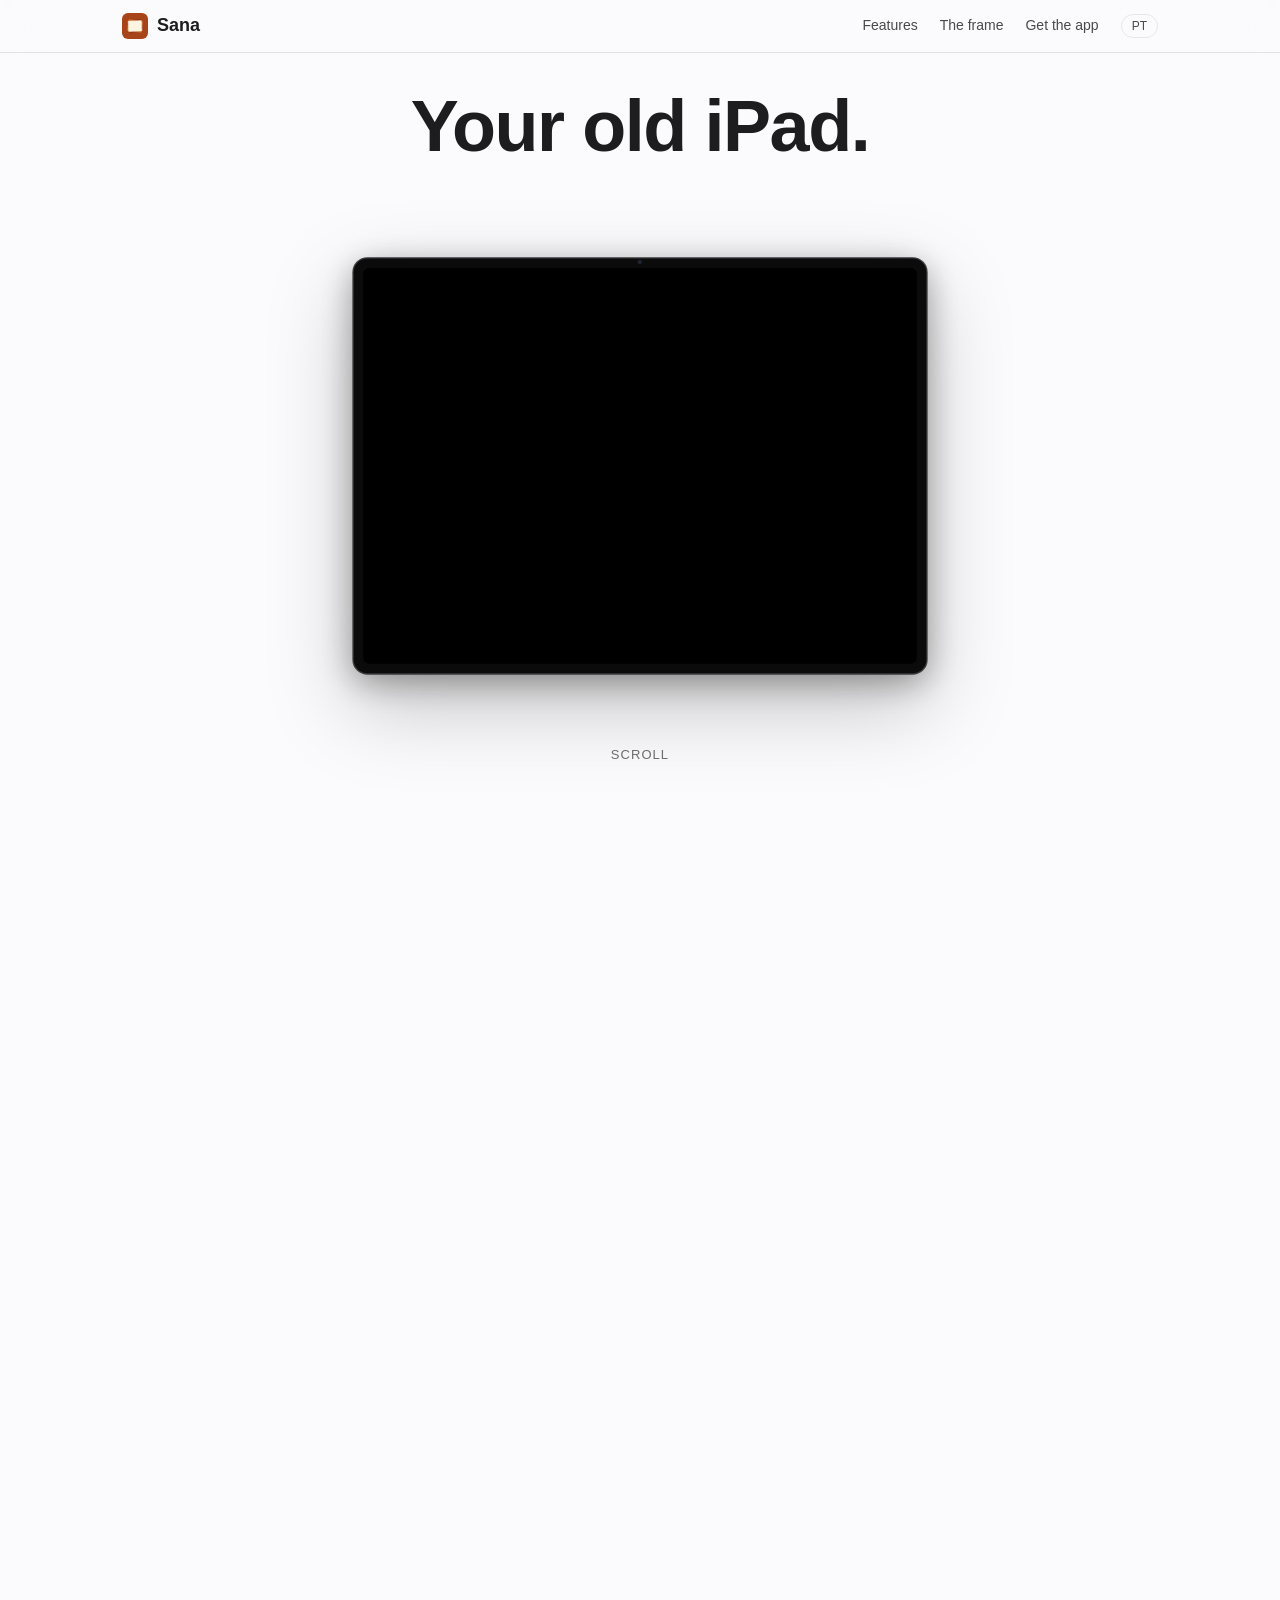
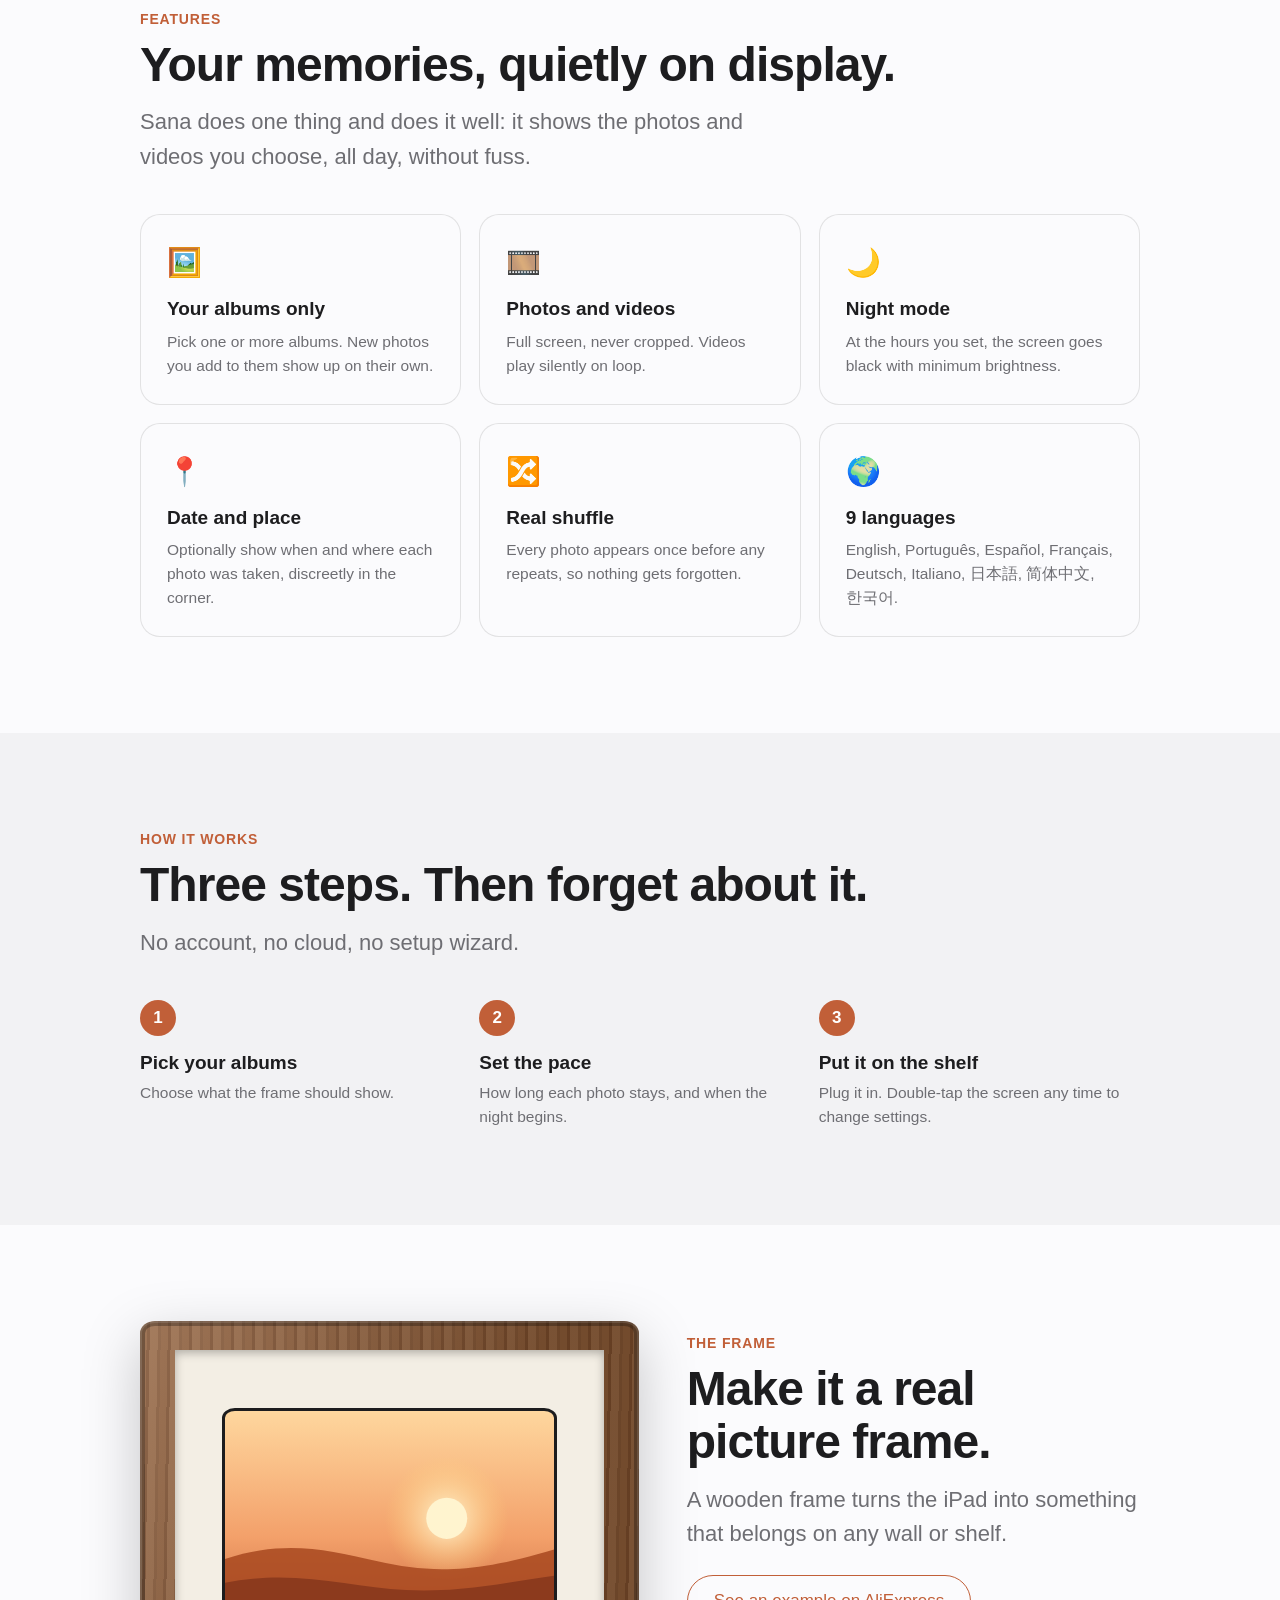
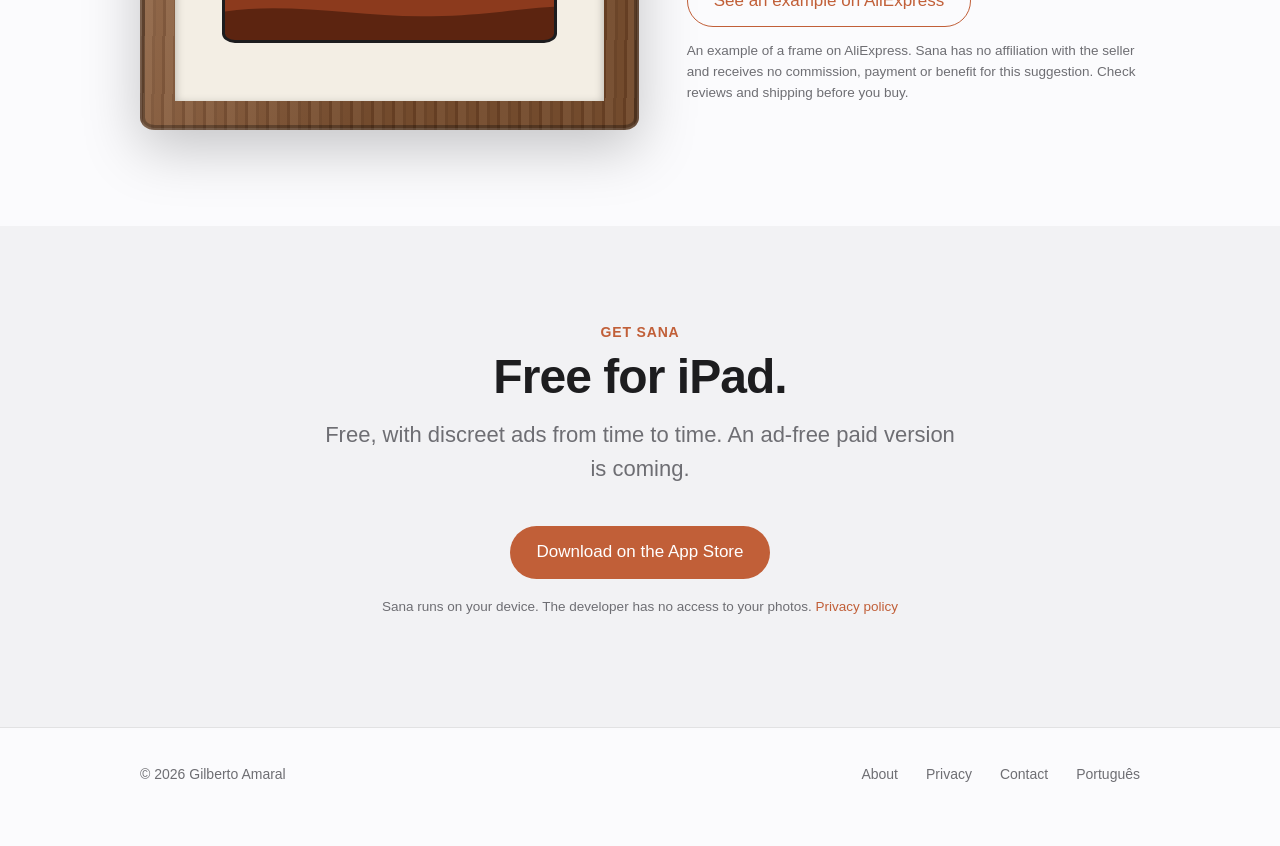
<file: index.html>
<!doctype html>
<html lang="en">
<head>
<meta charset="utf-8">
<meta name="viewport" content="width=device-width, initial-scale=1">
<title>Sana – Turn your old iPad into a digital picture frame</title>
<meta name="description" content="Sana turns an old iPad into a beautiful digital picture frame. Show the albums you choose, with night mode and full privacy. Available in 9 languages.">
<link rel="canonical" href="https://sana.werker.com.br/">
<link rel="alternate" hreflang="en" href="https://sana.werker.com.br/">
<link rel="alternate" hreflang="pt-BR" href="https://sana.werker.com.br/pt/">
<link rel="alternate" hreflang="x-default" href="https://sana.werker.com.br/">
<link rel="icon" href="icon.png">
<meta property="og:type" content="website">
<meta property="og:title" content="Sana – Turn your old iPad into a digital picture frame">
<meta property="og:description" content="Give your old iPad a second life. Shows the albums you choose, with night mode and full privacy.">
<meta property="og:url" content="https://sana.werker.com.br/">
<meta property="og:image" content="https://sana.werker.com.br/icon.png">
<meta name="twitter:card" content="summary">
<link rel="stylesheet" href="assets/style.css">
<script type="application/ld+json">
{"@context":"https://schema.org","@type":"SoftwareApplication","name":"Sana","alternateName":"Sana – Picture Frame","applicationCategory":"PhotographyApplication","operatingSystem":"iPadOS","description":"Sana turns an old iPad into a digital picture frame that shows the albums you choose, with night mode and full privacy.","inLanguage":["en","pt-BR","es","fr","de","it","ja","zh-Hans","ko"],"url":"https://sana.werker.com.br/","author":{"@type":"Person","name":"Gilberto Amaral"},"offers":{"@type":"Offer","price":"0","priceCurrency":"USD"}}
</script>
</head>
<body>

<header class="topbar"><div class="in">
  <a class="brand" href="./"><img src="icon.png" alt="" width="26" height="26">Sana</a>
  <nav aria-label="Main">
    <a class="hide-sm" href="#features">Features</a>
    <a class="hide-sm" href="#frame">The frame</a>
    <a href="#get">Get the app</a>
    <a class="lang" href="pt/" hreflang="pt-BR" lang="pt-BR">PT</a>
  </nav>
</div></header>

<main>
<section class="scene" id="scene" aria-label="From old iPad to picture frame">
  <div class="sticky">
    <h1 class="lines"><span class="a">Your old iPad.</span><span class="b">Now a <em>picture frame.</em></span></h1>
    <div class="stage" role="img" aria-label="An iPad showing a slideshow, inside a wooden picture frame">
      <div class="frame"></div>
      <div class="mat"></div>
      <div class="ipad"><div class="screen">
        <img class="slide" src="assets/slide-1.svg" alt="">
        <img class="slide" src="assets/slide-2.svg" alt="">
        <img class="slide" src="assets/slide-3.svg" alt="">
      </div></div>
    </div>
    <div class="scroll-hint" aria-hidden="true">Scroll</div>
  </div>
</section>

<section class="block" id="features">
  <div class="wrap">
    <p class="eyebrow">Features</p>
    <h2>Your memories, quietly on display.</h2>
    <p class="lead">Sana does one thing and does it well: it shows the photos and videos you choose, all day, without fuss.</p>
    <div class="grid">
      <div class="card"><span class="ico" aria-hidden="true">🖼️</span><h3>Your albums only</h3><p>Pick one or more albums. New photos you add to them show up on their own.</p></div>
      <div class="card"><span class="ico" aria-hidden="true">🎞️</span><h3>Photos and videos</h3><p>Full screen, never cropped. Videos play silently on loop.</p></div>
      <div class="card"><span class="ico" aria-hidden="true">🌙</span><h3>Night mode</h3><p>At the hours you set, the screen goes black with minimum brightness.</p></div>
      <div class="card"><span class="ico" aria-hidden="true">📍</span><h3>Date and place</h3><p>Optionally show when and where each photo was taken, discreetly in the corner.</p></div>
      <div class="card"><span class="ico" aria-hidden="true">🔀</span><h3>Real shuffle</h3><p>Every photo appears once before any repeats, so nothing gets forgotten.</p></div>
      <div class="card"><span class="ico" aria-hidden="true">🌍</span><h3>9 languages</h3><p>English, Português, Español, Français, Deutsch, Italiano, 日本語, 简体中文, 한국어.</p></div>
    </div>
  </div>
</section>

<section class="block alt">
  <div class="wrap">
    <p class="eyebrow">How it works</p>
    <h2>Three steps. Then forget about it.</h2>
    <p class="lead">No account, no cloud, no setup wizard.</p>
    <div class="steps">
      <div class="step"><h3>Pick your albums</h3><p>Choose what the frame should show.</p></div>
      <div class="step"><h3>Set the pace</h3><p>How long each photo stays, and when the night begins.</p></div>
      <div class="step"><h3>Put it on the shelf</h3><p>Plug it in. Double-tap the screen any time to change settings.</p></div>
    </div>
  </div>
</section>

<section class="block" id="frame">
  <div class="wrap split">
    <div class="woodcard" role="img" aria-label="A wooden picture frame holding a tablet"></div>
    <div>
      <p class="eyebrow">The frame</p>
      <h2>Make it a real picture frame.</h2>
      <p class="lead" style="margin-bottom:24px">A wooden frame turns the iPad into something that belongs on any wall or shelf.</p>
      <div style="display:flex;flex-wrap:wrap;gap:12px">
        <a class="btn ghost" href="https://pt.aliexpress.com/item/1005013532491918.html" target="_blank" rel="noopener noreferrer nofollow">See an example on AliExpress</a>
      </div>
      <p class="small" style="margin-top:14px">An example of a frame on AliExpress. Sana has no affiliation with the seller and receives no commission, payment or benefit for this suggestion. Check reviews and shipping before you buy.</p>
    </div>
  </div>
</section>

<section class="block alt cta" id="get">
  <div class="wrap">
    <p class="eyebrow">Get Sana</p>
    <h2>Free for iPad.</h2>
    <p class="lead" style="margin-left:auto;margin-right:auto">Free, with discreet ads from time to time. An ad-free paid version is coming.</p>
    <div class="row">
      <a class="btn primary" href="https://apps.apple.com/app/id6817953132">Download on the App Store</a>
    </div>
    <p class="small" style="margin-top:18px">Sana runs on your device. The developer has no access to your photos. <a href="privacy.html">Privacy policy</a></p>
  </div>
</section>
</main>

<footer><div class="wrap">
  <span class="grow">© 2026 Gilberto Amaral</span>
  <a href="about.html">About</a>
  <a href="privacy.html">Privacy</a>
  <a href="mailto:contato@amaral.pro">Contact</a>
  <a href="pt/" hreflang="pt-BR" lang="pt-BR">Português</a>
</div></footer>

<script src="assets/scene.js" defer></script>
</body>
</html>
</file>
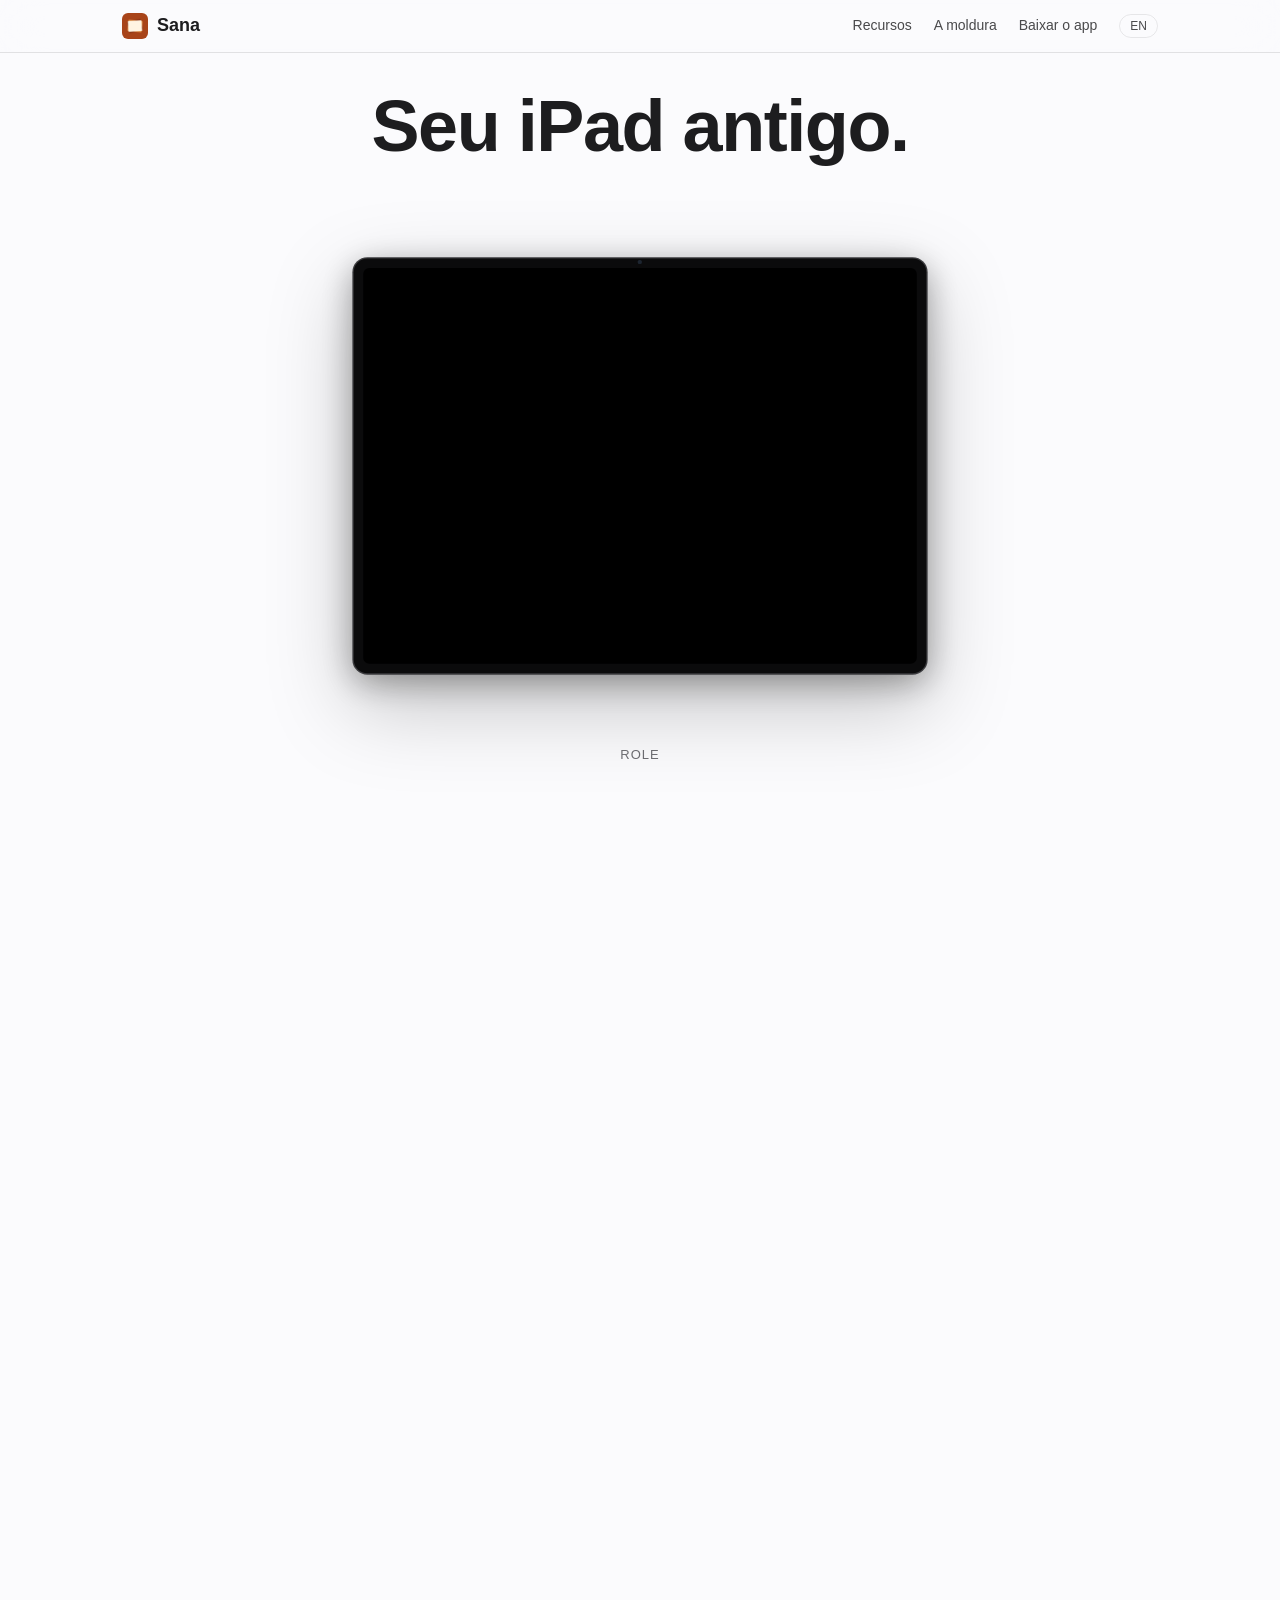
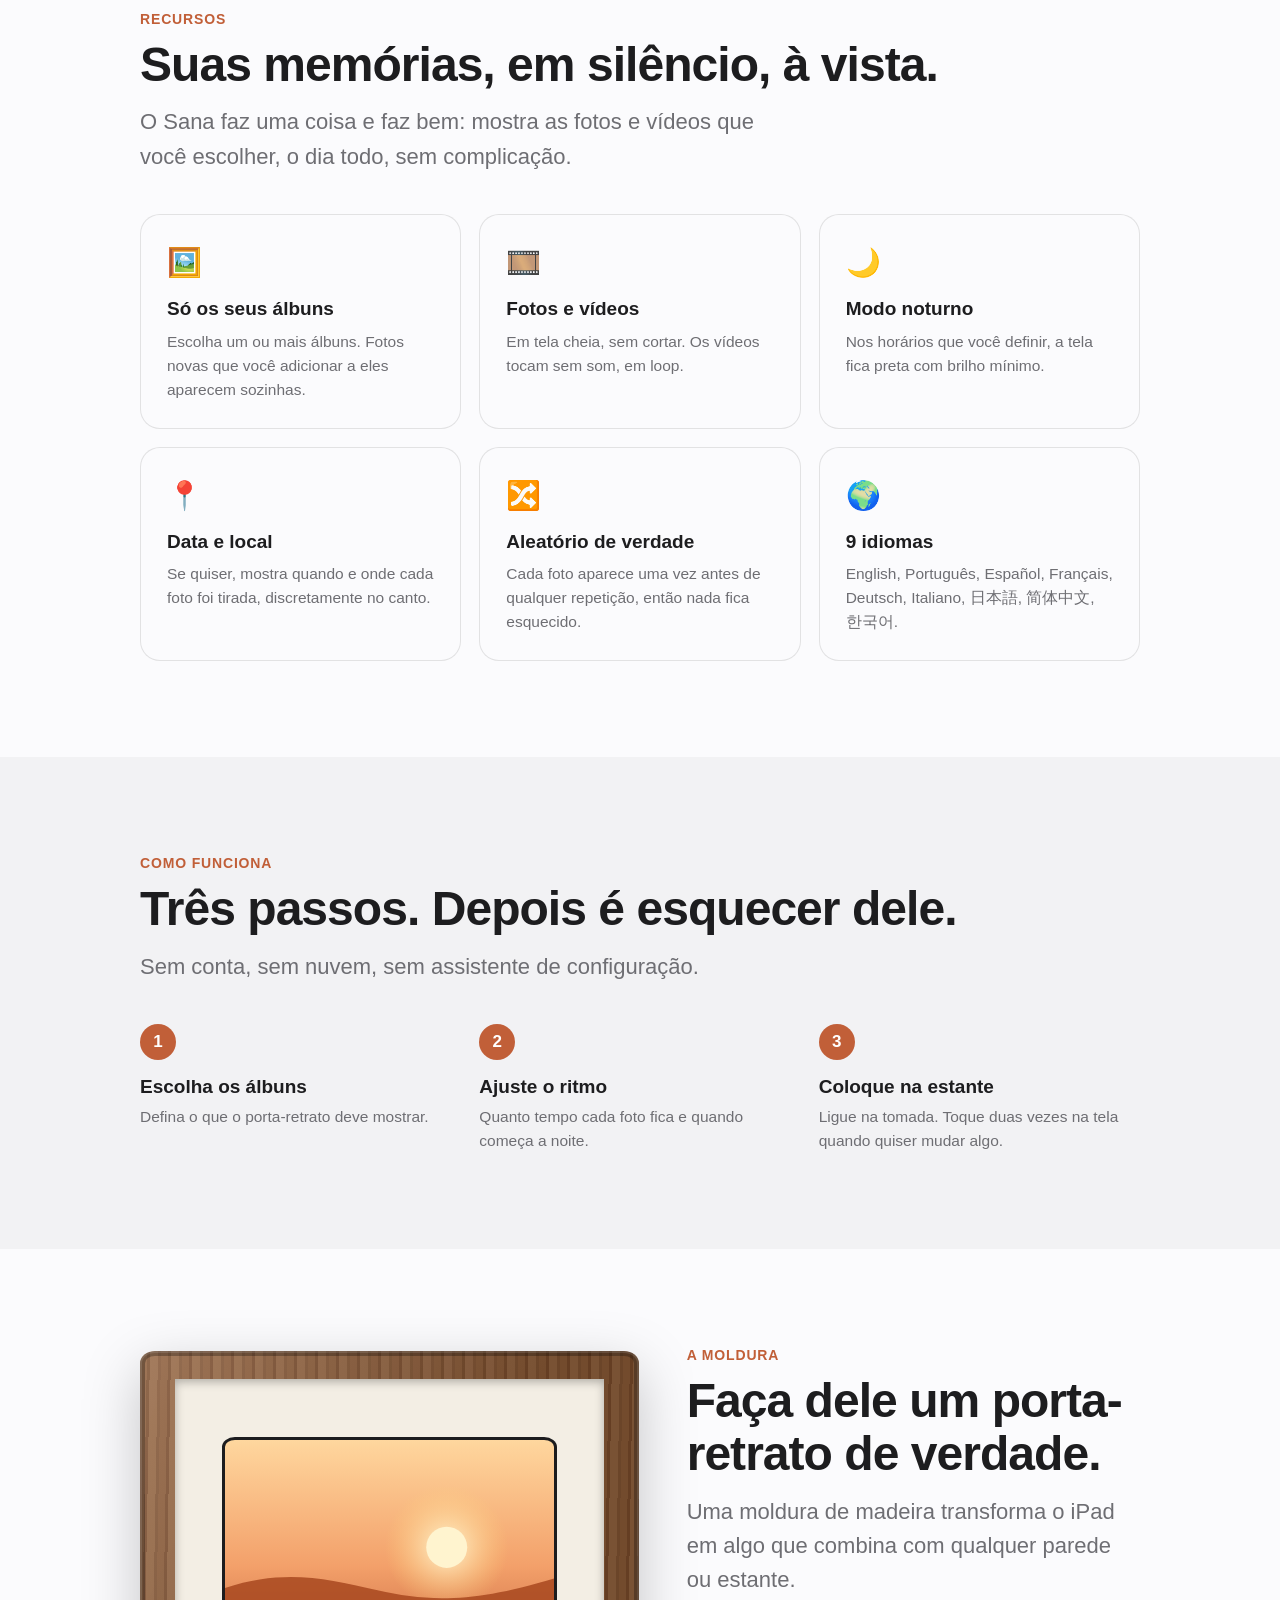
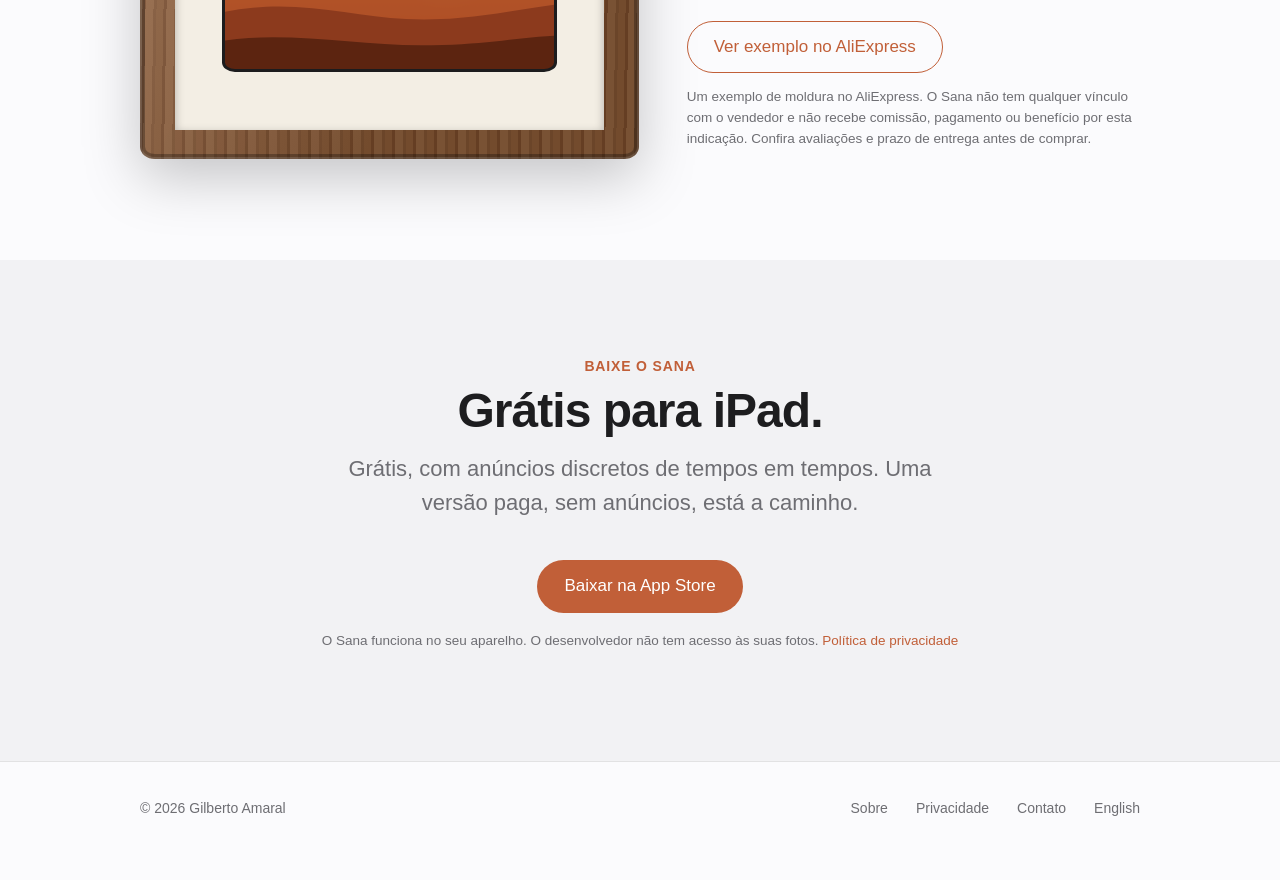
<file: pt/index.html>
<!doctype html>
<html lang="pt-BR">
<head>
<meta charset="utf-8">
<meta name="viewport" content="width=device-width, initial-scale=1">
<title>Sana – Transforme seu iPad antigo em um porta-retrato digital</title>
<meta name="description" content="O Sana transforma um iPad antigo em um lindo porta-retrato digital. Mostra os álbuns que você escolher, com modo noturno e total privacidade. Disponível em 9 idiomas.">
<link rel="canonical" href="https://sana.werker.com.br/pt/">
<link rel="alternate" hreflang="en" href="https://sana.werker.com.br/">
<link rel="alternate" hreflang="pt-BR" href="https://sana.werker.com.br/pt/">
<link rel="alternate" hreflang="x-default" href="https://sana.werker.com.br/">
<link rel="icon" href="../icon.png">
<meta property="og:type" content="website">
<meta property="og:title" content="Sana – Transforme seu iPad antigo em um porta-retrato digital">
<meta property="og:description" content="Dê uma segunda vida ao seu iPad antigo. Mostra os álbuns que você escolher, com modo noturno e total privacidade.">
<meta property="og:url" content="https://sana.werker.com.br/pt/">
<meta property="og:image" content="https://sana.werker.com.br/icon.png">
<meta name="twitter:card" content="summary">
<link rel="stylesheet" href="../assets/style.css">
<script type="application/ld+json">
{"@context":"https://schema.org","@type":"SoftwareApplication","name":"Sana","alternateName":"Sana – Porta-retrato","applicationCategory":"PhotographyApplication","operatingSystem":"iPadOS","description":"O Sana transforma um iPad antigo em um porta-retrato digital que mostra os álbuns que você escolher, com modo noturno e total privacidade.","inLanguage":["pt-BR","en","es","fr","de","it","ja","zh-Hans","ko"],"url":"https://sana.werker.com.br/pt/","author":{"@type":"Person","name":"Gilberto Amaral"},"offers":{"@type":"Offer","price":"0","priceCurrency":"BRL"}}
</script>
</head>
<body>

<header class="topbar"><div class="in">
  <a class="brand" href="./"><img src="../icon.png" alt="" width="26" height="26">Sana</a>
  <nav aria-label="Principal">
    <a class="hide-sm" href="#features">Recursos</a>
    <a class="hide-sm" href="#frame">A moldura</a>
    <a href="#get">Baixar o app</a>
    <a class="lang" href="../" hreflang="en" lang="en">EN</a>
  </nav>
</div></header>

<main>
<section class="scene" id="scene" aria-label="De iPad antigo a porta-retrato">
  <div class="sticky">
    <h1 class="lines"><span class="a">Seu iPad antigo.</span><span class="b">Agora um <em>porta-retrato.</em></span></h1>
    <div class="stage" role="img" aria-label="Um iPad exibindo uma apresentação de fotos, dentro de uma moldura de madeira">
      <div class="frame"></div>
      <div class="mat"></div>
      <div class="ipad"><div class="screen">
        <img class="slide" src="../assets/slide-1.svg" alt="">
        <img class="slide" src="../assets/slide-2.svg" alt="">
        <img class="slide" src="../assets/slide-3.svg" alt="">
      </div></div>
    </div>
    <div class="scroll-hint" aria-hidden="true">Role</div>
  </div>
</section>

<section class="block" id="features">
  <div class="wrap">
    <p class="eyebrow">Recursos</p>
    <h2>Suas memórias, em silêncio, à vista.</h2>
    <p class="lead">O Sana faz uma coisa e faz bem: mostra as fotos e vídeos que você escolher, o dia todo, sem complicação.</p>
    <div class="grid">
      <div class="card"><span class="ico" aria-hidden="true">🖼️</span><h3>Só os seus álbuns</h3><p>Escolha um ou mais álbuns. Fotos novas que você adicionar a eles aparecem sozinhas.</p></div>
      <div class="card"><span class="ico" aria-hidden="true">🎞️</span><h3>Fotos e vídeos</h3><p>Em tela cheia, sem cortar. Os vídeos tocam sem som, em loop.</p></div>
      <div class="card"><span class="ico" aria-hidden="true">🌙</span><h3>Modo noturno</h3><p>Nos horários que você definir, a tela fica preta com brilho mínimo.</p></div>
      <div class="card"><span class="ico" aria-hidden="true">📍</span><h3>Data e local</h3><p>Se quiser, mostra quando e onde cada foto foi tirada, discretamente no canto.</p></div>
      <div class="card"><span class="ico" aria-hidden="true">🔀</span><h3>Aleatório de verdade</h3><p>Cada foto aparece uma vez antes de qualquer repetição, então nada fica esquecido.</p></div>
      <div class="card"><span class="ico" aria-hidden="true">🌍</span><h3>9 idiomas</h3><p>English, Português, Español, Français, Deutsch, Italiano, 日本語, 简体中文, 한국어.</p></div>
    </div>
  </div>
</section>

<section class="block alt">
  <div class="wrap">
    <p class="eyebrow">Como funciona</p>
    <h2>Três passos. Depois é esquecer dele.</h2>
    <p class="lead">Sem conta, sem nuvem, sem assistente de configuração.</p>
    <div class="steps">
      <div class="step"><h3>Escolha os álbuns</h3><p>Defina o que o porta-retrato deve mostrar.</p></div>
      <div class="step"><h3>Ajuste o ritmo</h3><p>Quanto tempo cada foto fica e quando começa a noite.</p></div>
      <div class="step"><h3>Coloque na estante</h3><p>Ligue na tomada. Toque duas vezes na tela quando quiser mudar algo.</p></div>
    </div>
  </div>
</section>

<section class="block" id="frame">
  <div class="wrap split">
    <div class="woodcard" role="img" aria-label="Uma moldura de madeira com um tablet"></div>
    <div>
      <p class="eyebrow">A moldura</p>
      <h2>Faça dele um porta-retrato de verdade.</h2>
      <p class="lead" style="margin-bottom:24px">Uma moldura de madeira transforma o iPad em algo que combina com qualquer parede ou estante.</p>
      <div style="display:flex;flex-wrap:wrap;gap:12px">
        <a class="btn ghost" href="https://pt.aliexpress.com/item/1005013532491918.html" target="_blank" rel="noopener noreferrer nofollow">Ver exemplo no AliExpress</a>
      </div>
      <p class="small" style="margin-top:14px">Um exemplo de moldura no AliExpress. O Sana não tem qualquer vínculo com o vendedor e não recebe comissão, pagamento ou benefício por esta indicação. Confira avaliações e prazo de entrega antes de comprar.</p>
    </div>
  </div>
</section>

<section class="block alt cta" id="get">
  <div class="wrap">
    <p class="eyebrow">Baixe o Sana</p>
    <h2>Grátis para iPad.</h2>
    <p class="lead" style="margin-left:auto;margin-right:auto">Grátis, com anúncios discretos de tempos em tempos. Uma versão paga, sem anúncios, está a caminho.</p>
    <div class="row">
      <a class="btn primary" href="https://apps.apple.com/app/id6817953132">Baixar na App Store</a>
    </div>
    <p class="small" style="margin-top:18px">O Sana funciona no seu aparelho. O desenvolvedor não tem acesso às suas fotos. <a href="../privacy.html#pt">Política de privacidade</a></p>
  </div>
</section>
</main>

<footer><div class="wrap">
  <span class="grow">© 2026 Gilberto Amaral</span>
  <a href="about.html">Sobre</a>
  <a href="../privacy.html#pt">Privacidade</a>
  <a href="mailto:contato@amaral.pro">Contato</a>
  <a href="../" hreflang="en" lang="en">English</a>
</div></footer>

<script src="../assets/scene.js" defer></script>
</body>
</html>
</file>
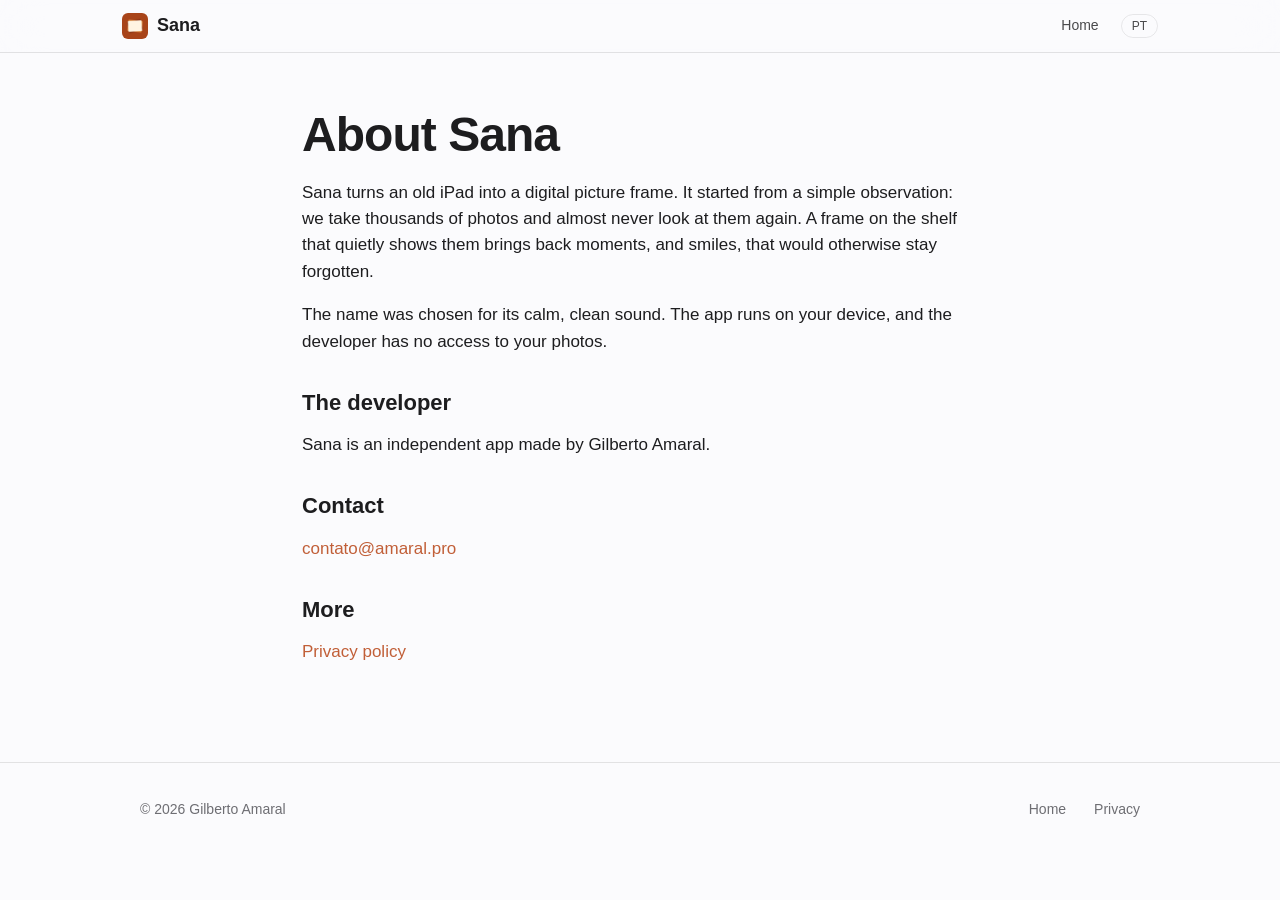
<file: about.html>
<!doctype html>
<html lang="en">
<head>
<meta charset="utf-8">
<meta name="viewport" content="width=device-width, initial-scale=1">
<title>About Sana – Picture Frame for iPad</title>
<meta name="description" content="About Sana, a digital picture frame app for iPad, and the developer behind it.">
<link rel="canonical" href="https://sana.werker.com.br/about.html">
<link rel="alternate" hreflang="en" href="https://sana.werker.com.br/about.html">
<link rel="alternate" hreflang="pt-BR" href="https://sana.werker.com.br/pt/about.html">
<link rel="icon" href="icon.png">
<link rel="stylesheet" href="assets/style.css">
</head>
<body>
<header class="topbar"><div class="in">
  <a class="brand" href="./"><img src="icon.png" alt="" width="26" height="26">Sana</a>
  <nav aria-label="Main"><a href="./">Home</a><a class="lang" href="pt/about.html" hreflang="pt-BR" lang="pt-BR">PT</a></nav>
</div></header>
<main class="page">
  <h1>About Sana</h1>
  <p>Sana turns an old iPad into a digital picture frame. It started from a simple observation: we take thousands of photos and almost never look at them again. A frame on the shelf that quietly shows them brings back moments, and smiles, that would otherwise stay forgotten.</p>
  <p>The name was chosen for its calm, clean sound. The app runs on your device, and the developer has no access to your photos.</p>
  <h2>The developer</h2>
  <p>Sana is an independent app made by Gilberto Amaral.</p>
  <h2>Contact</h2>
  <p><a href="mailto:contato@amaral.pro">contato@amaral.pro</a></p>
  <h2>More</h2>
  <p><a href="privacy.html">Privacy policy</a></p>
</main>
<footer><div class="wrap"><span class="grow">© 2026 Gilberto Amaral</span><a href="./">Home</a><a href="privacy.html">Privacy</a></div></footer>
</body>
</html>
</file>
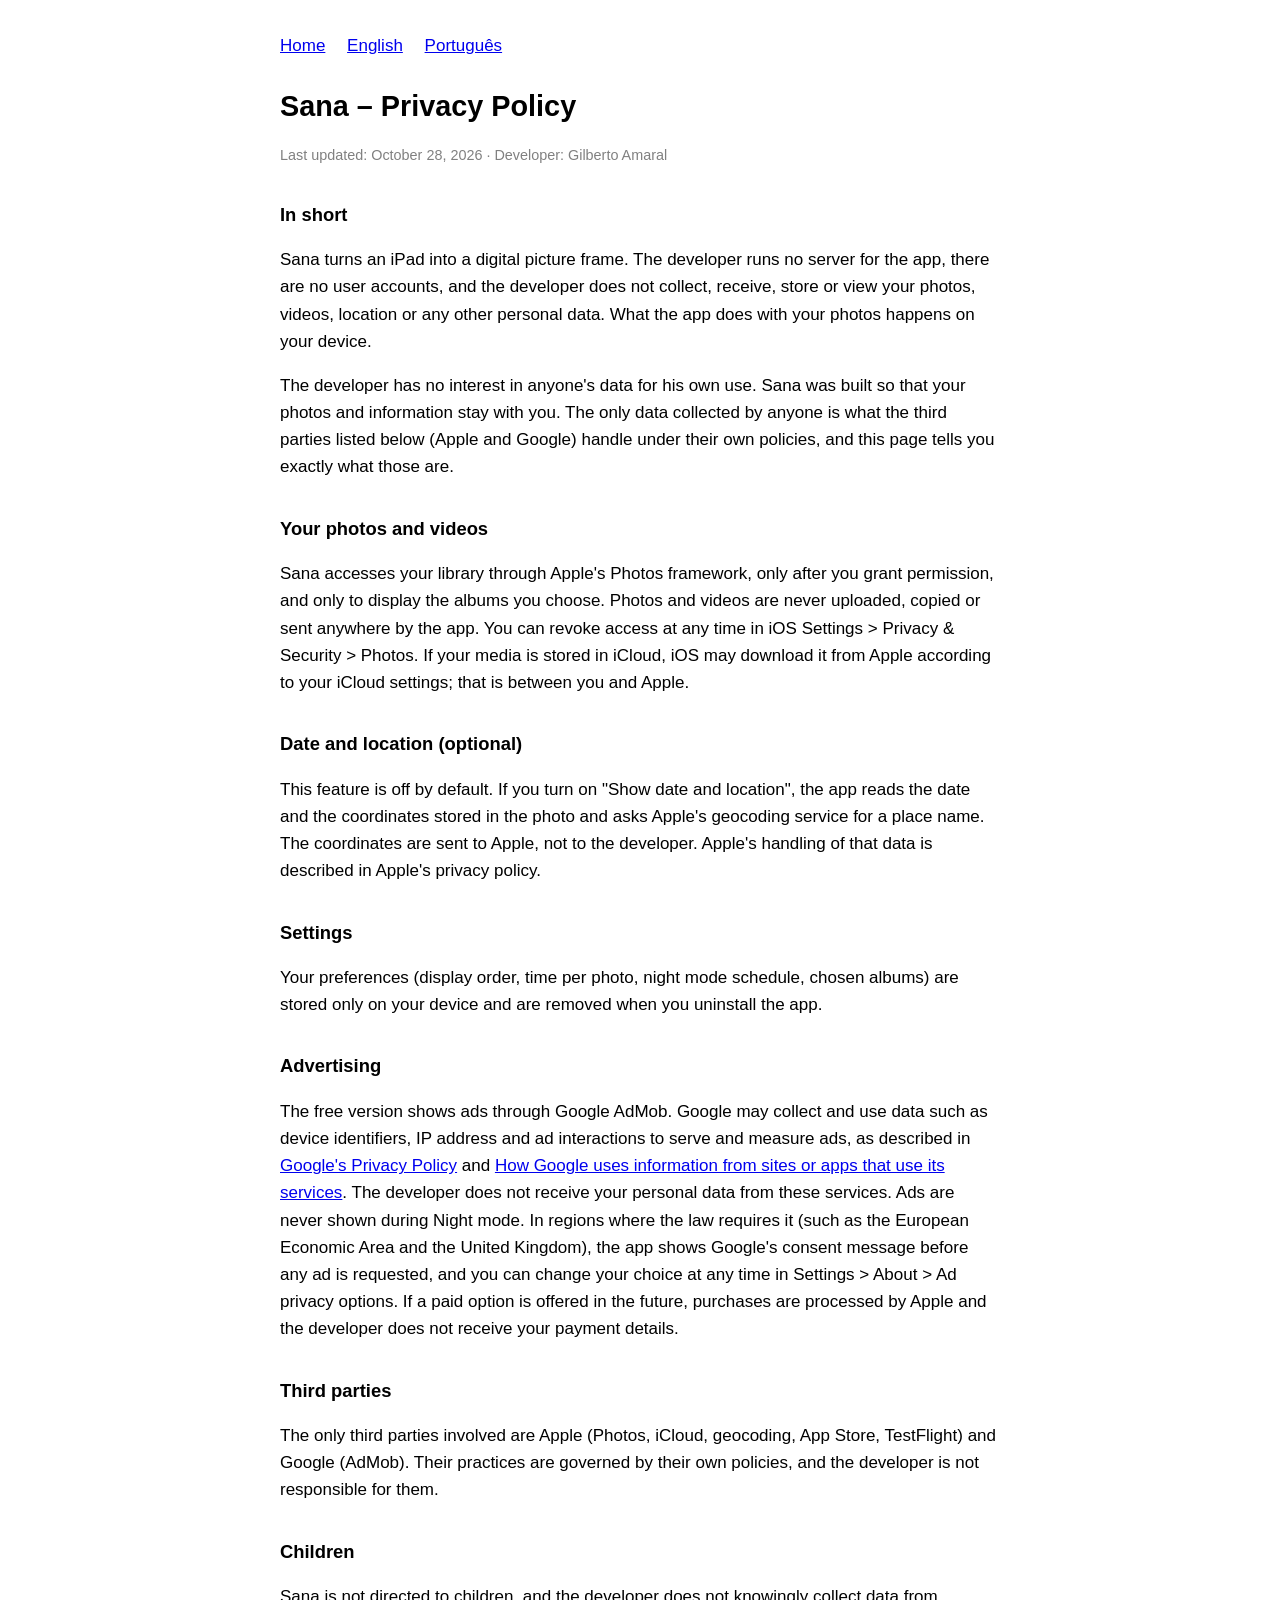
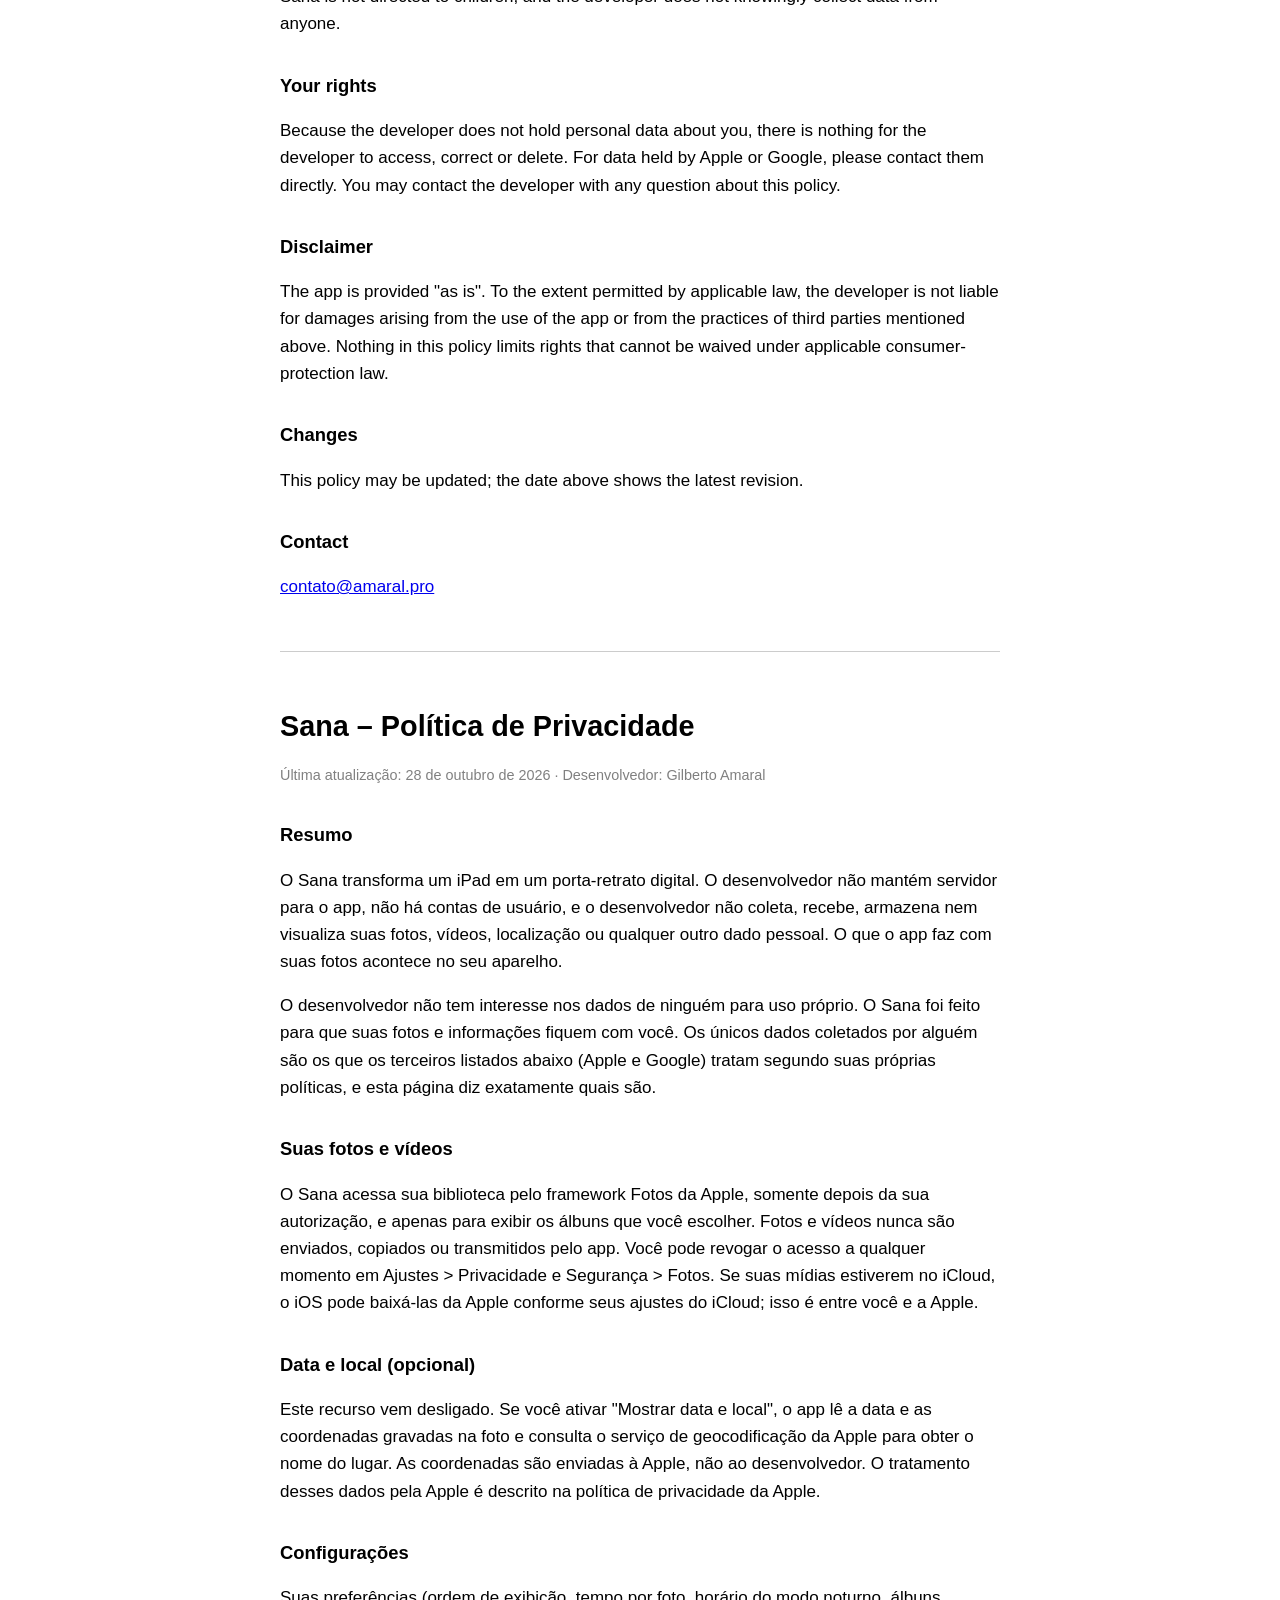
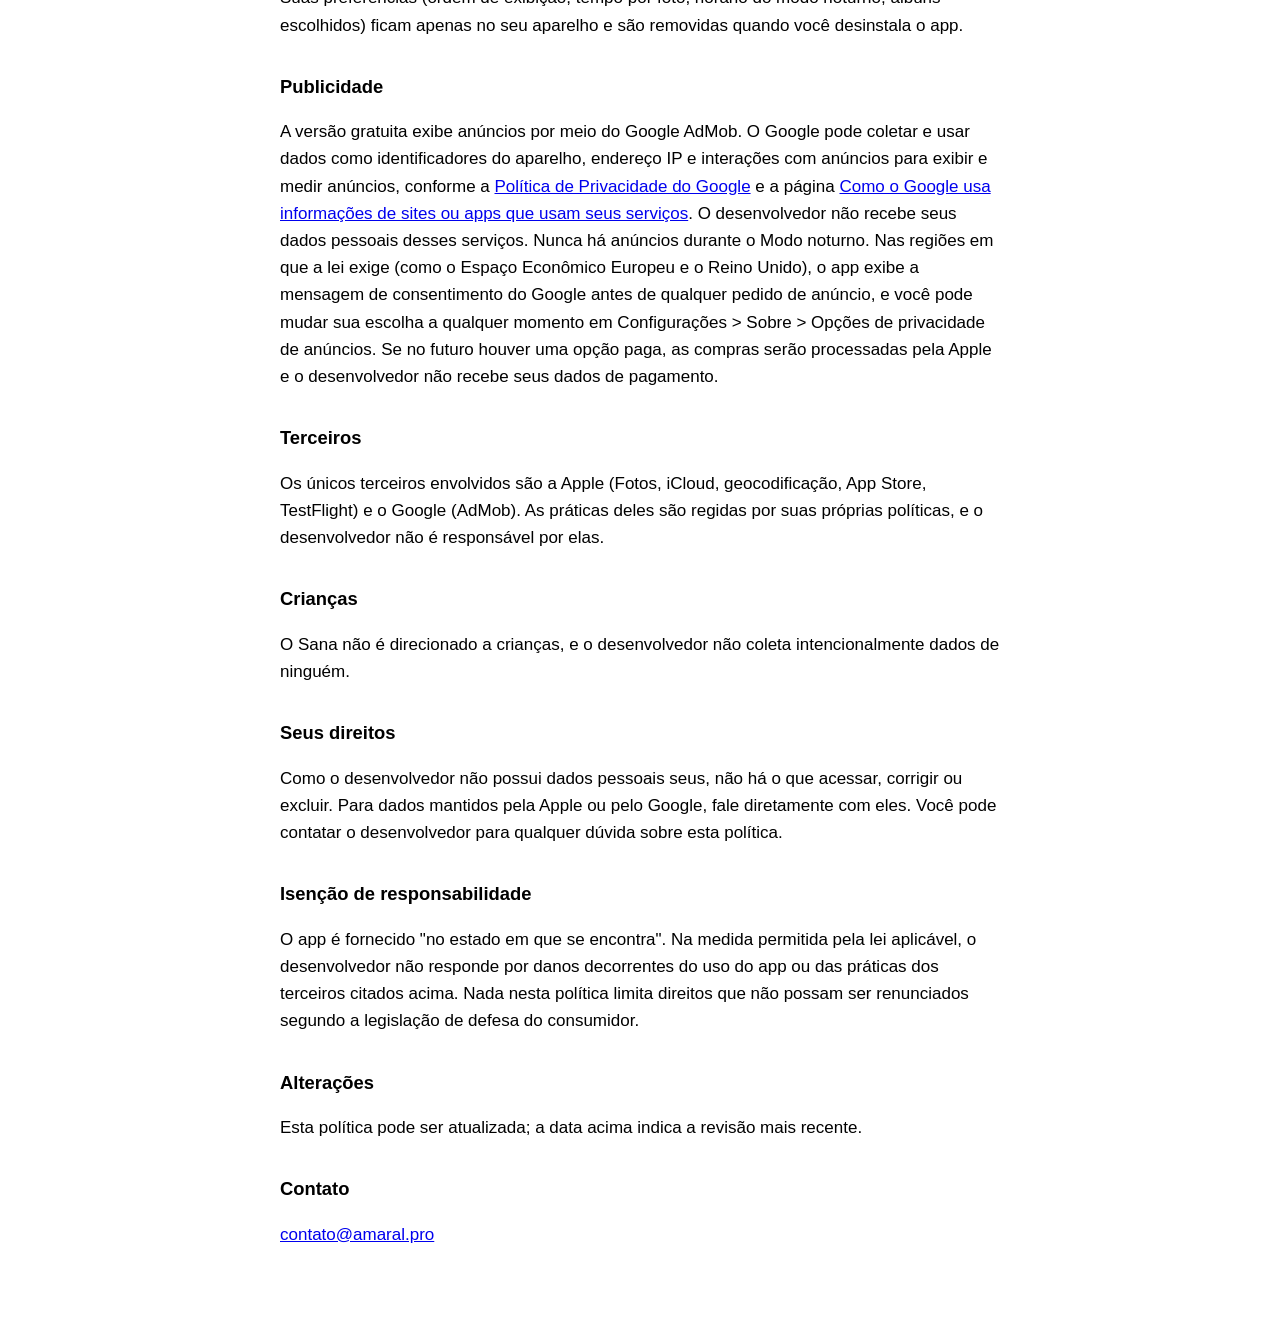
<file: privacy.html>
<!doctype html>
<html lang="en">
<head>
<meta charset="utf-8">
<meta name="viewport" content="width=device-width, initial-scale=1">
<title>Sana – Privacy Policy / Política de Privacidade</title>
<style>
  :root { color-scheme: light dark; }
  body { font: 17px/1.6 -apple-system, "Helvetica Neue", Arial, sans-serif; max-width: 720px; margin: 0 auto; padding: 32px 20px 64px; }
  h1 { font-size: 1.8rem; margin-bottom: 0.2em; }
  h2 { font-size: 1.15rem; margin-top: 1.8em; }
  .meta { color: gray; font-size: 0.9rem; }
  nav a { margin-right: 1em; }
  hr { margin: 3em 0; border: 0; border-top: 1px solid gray; opacity: 0.4; }
  .todo { background: #fff3cd; color: #664d03; padding: 0 4px; border-radius: 3px; }
</style>
</head>
<body>

<nav><a href="./">Home</a> <a href="#en">English</a> <a href="#pt">Português</a></nav>

<section id="en">
<h1>Sana – Privacy Policy</h1>
<p class="meta">Last updated: October 28, 2026 · Developer: Gilberto Amaral</p>

<h2>In short</h2>
<p>Sana turns an iPad into a digital picture frame. The developer runs no server for the app, there are no user accounts, and the developer does not collect, receive, store or view your photos, videos, location or any other personal data. What the app does with your photos happens on your device.</p>
<p>The developer has no interest in anyone's data for his own use. Sana was built so that your photos and information stay with you. The only data collected by anyone is what the third parties listed below (Apple and Google) handle under their own policies, and this page tells you exactly what those are.</p>

<h2>Your photos and videos</h2>
<p>Sana accesses your library through Apple's Photos framework, only after you grant permission, and only to display the albums you choose. Photos and videos are never uploaded, copied or sent anywhere by the app. You can revoke access at any time in iOS Settings &gt; Privacy &amp; Security &gt; Photos. If your media is stored in iCloud, iOS may download it from Apple according to your iCloud settings; that is between you and Apple.</p>

<h2>Date and location (optional)</h2>
<p>This feature is off by default. If you turn on "Show date and location", the app reads the date and the coordinates stored in the photo and asks Apple's geocoding service for a place name. The coordinates are sent to Apple, not to the developer. Apple's handling of that data is described in Apple's privacy policy.</p>

<h2>Settings</h2>
<p>Your preferences (display order, time per photo, night mode schedule, chosen albums) are stored only on your device and are removed when you uninstall the app.</p>

<h2>Advertising</h2>
<p>The free version shows ads through Google AdMob. Google may collect and use data such as device identifiers, IP address and ad interactions to serve and measure ads, as described in <a href="https://policies.google.com/privacy">Google's Privacy Policy</a> and <a href="https://policies.google.com/technologies/partner-sites">How Google uses information from sites or apps that use its services</a>. The developer does not receive your personal data from these services. Ads are never shown during Night mode. In regions where the law requires it (such as the European Economic Area and the United Kingdom), the app shows Google's consent message before any ad is requested, and you can change your choice at any time in Settings &gt; About &gt; Ad privacy options. If a paid option is offered in the future, purchases are processed by Apple and the developer does not receive your payment details.</p>

<h2>Third parties</h2>
<p>The only third parties involved are Apple (Photos, iCloud, geocoding, App Store, TestFlight) and Google (AdMob). Their practices are governed by their own policies, and the developer is not responsible for them.</p>

<h2>Children</h2>
<p>Sana is not directed to children, and the developer does not knowingly collect data from anyone.</p>

<h2>Your rights</h2>
<p>Because the developer does not hold personal data about you, there is nothing for the developer to access, correct or delete. For data held by Apple or Google, please contact them directly. You may contact the developer with any question about this policy.</p>

<h2>Disclaimer</h2>
<p>The app is provided "as is". To the extent permitted by applicable law, the developer is not liable for damages arising from the use of the app or from the practices of third parties mentioned above. Nothing in this policy limits rights that cannot be waived under applicable consumer-protection law.</p>

<h2>Changes</h2>
<p>This policy may be updated; the date above shows the latest revision.</p>

<h2>Contact</h2>
<p><a href="mailto:contato@amaral.pro">contato@amaral.pro</a></p>
</section>

<hr>

<section id="pt" lang="pt-BR">
<h1>Sana – Política de Privacidade</h1>
<p class="meta">Última atualização: 28 de outubro de 2026 · Desenvolvedor: Gilberto Amaral</p>

<h2>Resumo</h2>
<p>O Sana transforma um iPad em um porta-retrato digital. O desenvolvedor não mantém servidor para o app, não há contas de usuário, e o desenvolvedor não coleta, recebe, armazena nem visualiza suas fotos, vídeos, localização ou qualquer outro dado pessoal. O que o app faz com suas fotos acontece no seu aparelho.</p>
<p>O desenvolvedor não tem interesse nos dados de ninguém para uso próprio. O Sana foi feito para que suas fotos e informações fiquem com você. Os únicos dados coletados por alguém são os que os terceiros listados abaixo (Apple e Google) tratam segundo suas próprias políticas, e esta página diz exatamente quais são.</p>

<h2>Suas fotos e vídeos</h2>
<p>O Sana acessa sua biblioteca pelo framework Fotos da Apple, somente depois da sua autorização, e apenas para exibir os álbuns que você escolher. Fotos e vídeos nunca são enviados, copiados ou transmitidos pelo app. Você pode revogar o acesso a qualquer momento em Ajustes &gt; Privacidade e Segurança &gt; Fotos. Se suas mídias estiverem no iCloud, o iOS pode baixá-las da Apple conforme seus ajustes do iCloud; isso é entre você e a Apple.</p>

<h2>Data e local (opcional)</h2>
<p>Este recurso vem desligado. Se você ativar "Mostrar data e local", o app lê a data e as coordenadas gravadas na foto e consulta o serviço de geocodificação da Apple para obter o nome do lugar. As coordenadas são enviadas à Apple, não ao desenvolvedor. O tratamento desses dados pela Apple é descrito na política de privacidade da Apple.</p>

<h2>Configurações</h2>
<p>Suas preferências (ordem de exibição, tempo por foto, horário do modo noturno, álbuns escolhidos) ficam apenas no seu aparelho e são removidas quando você desinstala o app.</p>

<h2>Publicidade</h2>
<p>A versão gratuita exibe anúncios por meio do Google AdMob. O Google pode coletar e usar dados como identificadores do aparelho, endereço IP e interações com anúncios para exibir e medir anúncios, conforme a <a href="https://policies.google.com/privacy?hl=pt-BR">Política de Privacidade do Google</a> e a página <a href="https://policies.google.com/technologies/partner-sites?hl=pt-BR">Como o Google usa informações de sites ou apps que usam seus serviços</a>. O desenvolvedor não recebe seus dados pessoais desses serviços. Nunca há anúncios durante o Modo noturno. Nas regiões em que a lei exige (como o Espaço Econômico Europeu e o Reino Unido), o app exibe a mensagem de consentimento do Google antes de qualquer pedido de anúncio, e você pode mudar sua escolha a qualquer momento em Configurações &gt; Sobre &gt; Opções de privacidade de anúncios. Se no futuro houver uma opção paga, as compras serão processadas pela Apple e o desenvolvedor não recebe seus dados de pagamento.</p>

<h2>Terceiros</h2>
<p>Os únicos terceiros envolvidos são a Apple (Fotos, iCloud, geocodificação, App Store, TestFlight) e o Google (AdMob). As práticas deles são regidas por suas próprias políticas, e o desenvolvedor não é responsável por elas.</p>

<h2>Crianças</h2>
<p>O Sana não é direcionado a crianças, e o desenvolvedor não coleta intencionalmente dados de ninguém.</p>

<h2>Seus direitos</h2>
<p>Como o desenvolvedor não possui dados pessoais seus, não há o que acessar, corrigir ou excluir. Para dados mantidos pela Apple ou pelo Google, fale diretamente com eles. Você pode contatar o desenvolvedor para qualquer dúvida sobre esta política.</p>

<h2>Isenção de responsabilidade</h2>
<p>O app é fornecido "no estado em que se encontra". Na medida permitida pela lei aplicável, o desenvolvedor não responde por danos decorrentes do uso do app ou das práticas dos terceiros citados acima. Nada nesta política limita direitos que não possam ser renunciados segundo a legislação de defesa do consumidor.</p>

<h2>Alterações</h2>
<p>Esta política pode ser atualizada; a data acima indica a revisão mais recente.</p>

<h2>Contato</h2>
<p><a href="mailto:contato@amaral.pro">contato@amaral.pro</a></p>
</section>

</body>
</html>
</file>
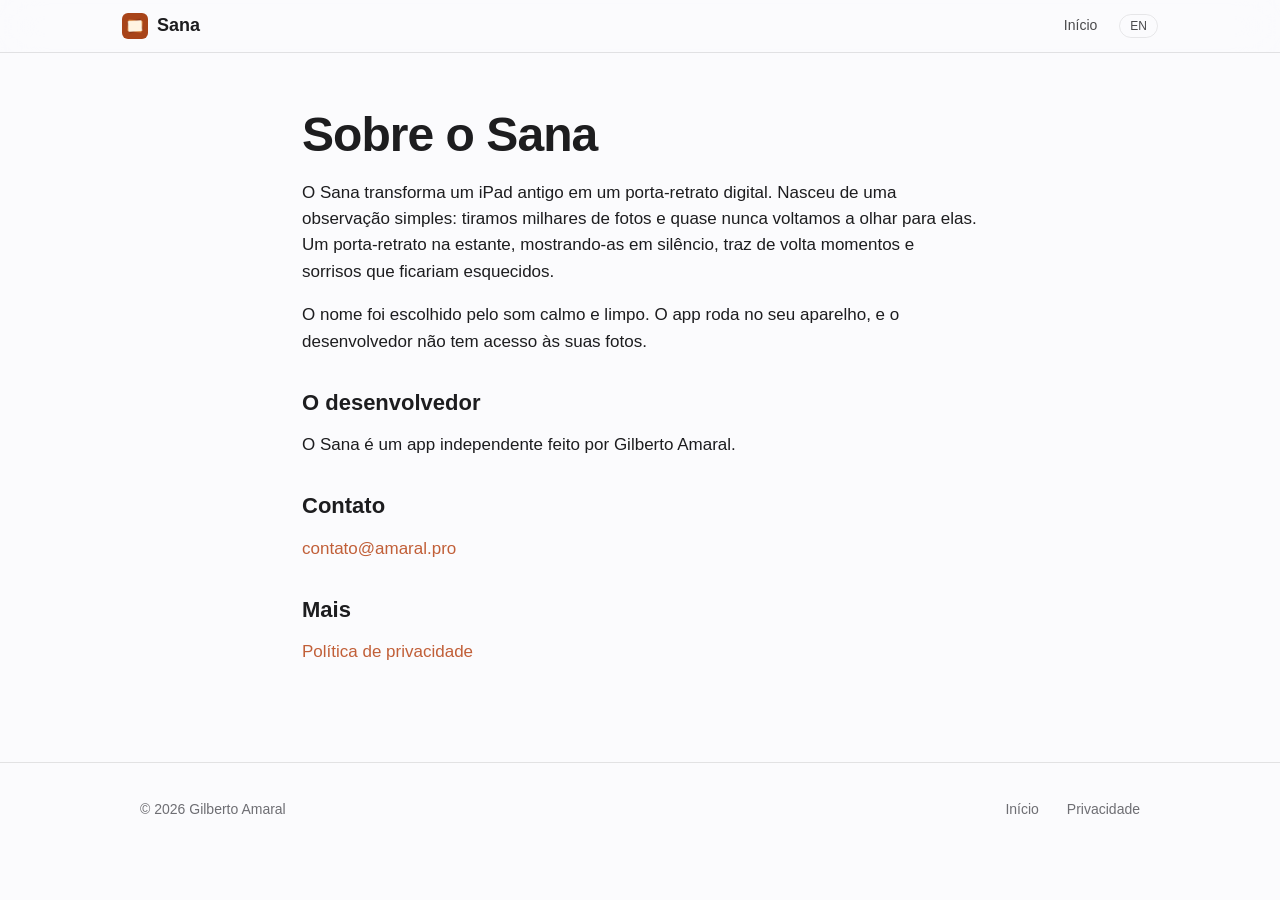
<file: pt/about.html>
<!doctype html>
<html lang="pt-BR">
<head>
<meta charset="utf-8">
<meta name="viewport" content="width=device-width, initial-scale=1">
<title>Sobre o Sana – Porta-retrato para iPad</title>
<meta name="description" content="Sobre o Sana, um app de porta-retrato digital para iPad, e o desenvolvedor por trás dele.">
<link rel="canonical" href="https://sana.werker.com.br/pt/about.html">
<link rel="alternate" hreflang="en" href="https://sana.werker.com.br/about.html">
<link rel="alternate" hreflang="pt-BR" href="https://sana.werker.com.br/pt/about.html">
<link rel="icon" href="../icon.png">
<link rel="stylesheet" href="../assets/style.css">
</head>
<body>
<header class="topbar"><div class="in">
  <a class="brand" href="./"><img src="../icon.png" alt="" width="26" height="26">Sana</a>
  <nav aria-label="Principal"><a href="./">Início</a><a class="lang" href="../about.html" hreflang="en" lang="en">EN</a></nav>
</div></header>
<main class="page">
  <h1>Sobre o Sana</h1>
  <p>O Sana transforma um iPad antigo em um porta-retrato digital. Nasceu de uma observação simples: tiramos milhares de fotos e quase nunca voltamos a olhar para elas. Um porta-retrato na estante, mostrando-as em silêncio, traz de volta momentos e sorrisos que ficariam esquecidos.</p>
  <p>O nome foi escolhido pelo som calmo e limpo. O app roda no seu aparelho, e o desenvolvedor não tem acesso às suas fotos.</p>
  <h2>O desenvolvedor</h2>
  <p>O Sana é um app independente feito por Gilberto Amaral.</p>
  <h2>Contato</h2>
  <p><a href="mailto:contato@amaral.pro">contato@amaral.pro</a></p>
  <h2>Mais</h2>
  <p><a href="../privacy.html#pt">Política de privacidade</a></p>
</main>
<footer><div class="wrap"><span class="grow">© 2026 Gilberto Amaral</span><a href="./">Início</a><a href="../privacy.html#pt">Privacidade</a></div></footer>
</body>
</html>
</file>
<file: assets/style.css>
:root {
  --bg: #fbfbfd;
  --bg-alt: #f2f2f4;
  --text: #1d1d1f;
  --muted: #6e6e73;
  --accent: #c15f38;
  --accent-dark: #a8481f;
  --line: rgba(0, 0, 0, .1);
  --font: -apple-system, BlinkMacSystemFont, "SF Pro Display", "Helvetica Neue", Arial, sans-serif;
}
@media (prefers-color-scheme: dark) {
  :root { --bg: #111112; --bg-alt: #1b1b1d; --text: #f5f5f7; --muted: #a1a1a6; --line: rgba(255, 255, 255, .14); }
}
* { box-sizing: border-box; }
html { scroll-behavior: smooth; }
body { margin: 0; background: var(--bg); color: var(--text); font: 17px/1.55 var(--font); -webkit-font-smoothing: antialiased; }
a { color: var(--accent); text-decoration: none; }
a:hover { text-decoration: underline; }
img { max-width: 100%; }

/* top bar */
.topbar { position: sticky; top: 0; z-index: 20; backdrop-filter: saturate(180%) blur(20px); -webkit-backdrop-filter: saturate(180%) blur(20px); background: color-mix(in srgb, var(--bg) 82%, transparent); border-bottom: 1px solid var(--line); }
.topbar .in { max-width: 1080px; margin: 0 auto; padding: 0 22px; height: 52px; display: flex; align-items: center; gap: 26px; }
.brand { display: flex; align-items: center; gap: 9px; color: var(--text); font-weight: 600; font-size: 18px; }
.brand img { width: 26px; height: 26px; border-radius: 6px; }
.topbar nav { margin-left: auto; display: flex; gap: 22px; font-size: 14px; align-items: center; }
.topbar nav a { color: var(--text); opacity: .8; }
.topbar nav a:hover { opacity: 1; text-decoration: none; }
.lang { border: 1px solid var(--line); border-radius: 980px; padding: 2px 10px; font-size: 12px; }
@media (max-width: 640px) { .topbar nav a.hide-sm { display: none; } .topbar .in { gap: 12px; } }

/* scroll scene */
.scene { --ipad-scale: 1; --frame-o: 1; --frame-s: 1; --a-o: 0; --b-o: 1; position: relative; }
.scene .sticky { position: relative; min-height: 88vh; display: flex; flex-direction: column; align-items: center; padding: 40px 22px 24px; }
.scene.animated { height: 340vh; }
.scene.animated .sticky { position: sticky; top: 52px; height: calc(100vh - 52px); min-height: 0; padding-top: 4vh; overflow: hidden; }
.lines { display: grid; text-align: center; margin: 0 0 4.5vh; position: relative; z-index: 2; }
.lines span { grid-area: 1 / 1; font-size: clamp(34px, 6.2vw, 72px); line-height: 1.05; font-weight: 700; letter-spacing: -.02em; }
.lines .a { opacity: var(--a-o); }
.lines .b { opacity: var(--b-o); }
.lines .b em { font-style: normal; color: var(--accent); }
.stage { --sw: min(90vw, 58vh * 1.222); width: var(--sw); aspect-ratio: 1.222; position: relative; flex: none; filter: drop-shadow(0 28px 40px rgba(0, 0, 0, .22)); }
.frame { position: absolute; inset: 0; border-radius: 2.4%; opacity: var(--frame-o); transform: scale(var(--frame-s));
  background:
    linear-gradient(115deg, rgba(255,255,255,.16), rgba(0,0,0,.18) 60%),
    repeating-linear-gradient(91deg, #8c5b37 0 7px, #7b4c2b 7px 10px, #946440 10px 18px, #835432 18px 21px);
  box-shadow: inset 0 0 0 2px rgba(255,255,255,.12), inset 0 0 0 5px rgba(0,0,0,.28), inset 0 2px 14px rgba(0,0,0,.4); }
.mat { position: absolute; inset: 7% 7%; background: #f3eee4; border-radius: 1%; box-shadow: inset 0 3px 10px rgba(0,0,0,.28), inset 0 0 0 1px rgba(0,0,0,.08); opacity: var(--frame-o); transform: scale(var(--frame-s)); }
.ipad { position: absolute; left: 50%; top: 50%; width: 66%; aspect-ratio: 1.38; transform: translate(-50%, -50%) scale(var(--ipad-scale)); background: #0b0b0c; border-radius: 2.4% / 3.3%; padding: 1.15%;
  box-shadow: 0 0 0 1px #3a3a3d, 0 6px 24px rgba(0,0,0,.35); }
.ipad::after { content: ""; position: absolute; left: 50%; top: .4%; width: .55%; aspect-ratio: 1; border-radius: 50%; background: #1d2530; transform: translateX(-50%); }
.screen { position: relative; width: 100%; height: 100%; border-radius: 1.1% / 1.5%; overflow: hidden; background: #000; }
.slide { position: absolute; inset: 0; width: 100%; height: 100%; object-fit: cover; opacity: 0; animation: fade 18s infinite; }
.slide:nth-child(2) { animation-delay: 6s; }
.slide:nth-child(3) { animation-delay: 12s; }
@keyframes fade { 0% { opacity: 0; } 6% { opacity: 1; } 33% { opacity: 1; } 39% { opacity: 0; } 100% { opacity: 0; } }
.scroll-hint { opacity: var(--hint-o, 1); margin-top: 2vh; color: var(--muted); font-size: 13px; letter-spacing: .08em; text-transform: uppercase; }
.scene:not(.animated) .scroll-hint { display: none; }

/* sections */
section.block { padding: 96px 22px; }
section.alt { background: var(--bg-alt); }
.wrap { max-width: 1000px; margin: 0 auto; }
.eyebrow { color: var(--accent); font-weight: 600; font-size: 14px; letter-spacing: .06em; text-transform: uppercase; margin: 0 0 8px; }
h2 { font-size: clamp(28px, 4.6vw, 48px); line-height: 1.1; letter-spacing: -.02em; margin: 0 0 14px; }
.lead { color: var(--muted); font-size: clamp(18px, 2.2vw, 22px); max-width: 640px; margin: 0 0 40px; }
.grid { display: grid; grid-template-columns: repeat(auto-fit, minmax(270px, 1fr)); gap: 18px; }
.card { background: var(--bg); border: 1px solid var(--line); border-radius: 20px; padding: 26px; }
section.alt .card { background: var(--bg); }
.card h3 { margin: 0 0 6px; font-size: 19px; }
.card p { margin: 0; color: var(--muted); font-size: 15.5px; }
.card .ico { font-size: 28px; margin-bottom: 10px; display: block; }
.steps { counter-reset: s; display: grid; gap: 18px; grid-template-columns: repeat(auto-fit, minmax(220px, 1fr)); }
.step { counter-increment: s; }
.step::before { content: counter(s); display: grid; place-items: center; width: 36px; height: 36px; border-radius: 50%; background: var(--accent); color: #fff; font-weight: 700; margin-bottom: 12px; }
.step h3 { margin: 0 0 4px; font-size: 19px; }
.step p { margin: 0; color: var(--muted); font-size: 15.5px; }

.split { display: grid; grid-template-columns: 1.1fr 1fr; gap: 48px; align-items: center; }
@media (max-width: 760px) { .split { grid-template-columns: 1fr; } }
.woodcard { aspect-ratio: 1.222; border-radius: 3%; position: relative; filter: drop-shadow(0 18px 28px rgba(0,0,0,.22));
  background: linear-gradient(115deg, rgba(255,255,255,.16), rgba(0,0,0,.18) 60%), repeating-linear-gradient(91deg, #8c5b37 0 7px, #7b4c2b 7px 10px, #946440 10px 18px, #835432 18px 21px);
  box-shadow: inset 0 0 0 2px rgba(255,255,255,.12), inset 0 0 0 5px rgba(0,0,0,.28); }
.woodcard::before { content: ""; position: absolute; inset: 7%; background: #f3eee4; box-shadow: inset 0 3px 10px rgba(0,0,0,.28); }
.woodcard::after { content: ""; position: absolute; left: 17%; right: 17%; top: 22%; bottom: 22%; background: #0b0b0c; border-radius: 3%; box-shadow: 0 0 0 3px #1c1c1e; background-image: url(slide-1.svg); background-size: cover; background-position: center; }

.btn { display: inline-block; padding: 12px 26px; border-radius: 980px; font-size: 17px; font-weight: 500; border: 1px solid transparent; }
.btn.primary { background: var(--accent); color: #fff; }
.btn.primary:hover { background: var(--accent-dark); text-decoration: none; }
.btn.ghost { border-color: var(--accent); color: var(--accent); }
.btn.soon { background: var(--bg-alt); color: var(--muted); border-color: var(--line); cursor: default; }
.btn.soon:hover { text-decoration: none; }
.cta { text-align: center; }
.cta .row { display: flex; flex-wrap: wrap; gap: 14px; justify-content: center; margin-top: 22px; }
.small { color: var(--muted); font-size: 13.5px; }

footer { border-top: 1px solid var(--line); padding: 36px 22px 60px; color: var(--muted); font-size: 14px; }
footer .wrap { display: flex; flex-wrap: wrap; gap: 14px 28px; align-items: center; }
footer a { color: var(--muted); }
footer .grow { flex: 1; min-width: 200px; }

/* plain pages (about) */
.page { max-width: 720px; margin: 0 auto; padding: 56px 22px 80px; }
.page h1 { font-size: clamp(32px, 5vw, 48px); letter-spacing: -.02em; line-height: 1.1; margin: 0 0 18px; }
.page h2 { font-size: 22px; margin: 36px 0 8px; letter-spacing: 0; }

@media (prefers-reduced-motion: reduce) { html { scroll-behavior: auto; } .slide { animation: none; } .slide:first-child { opacity: 1; } }
</file>
